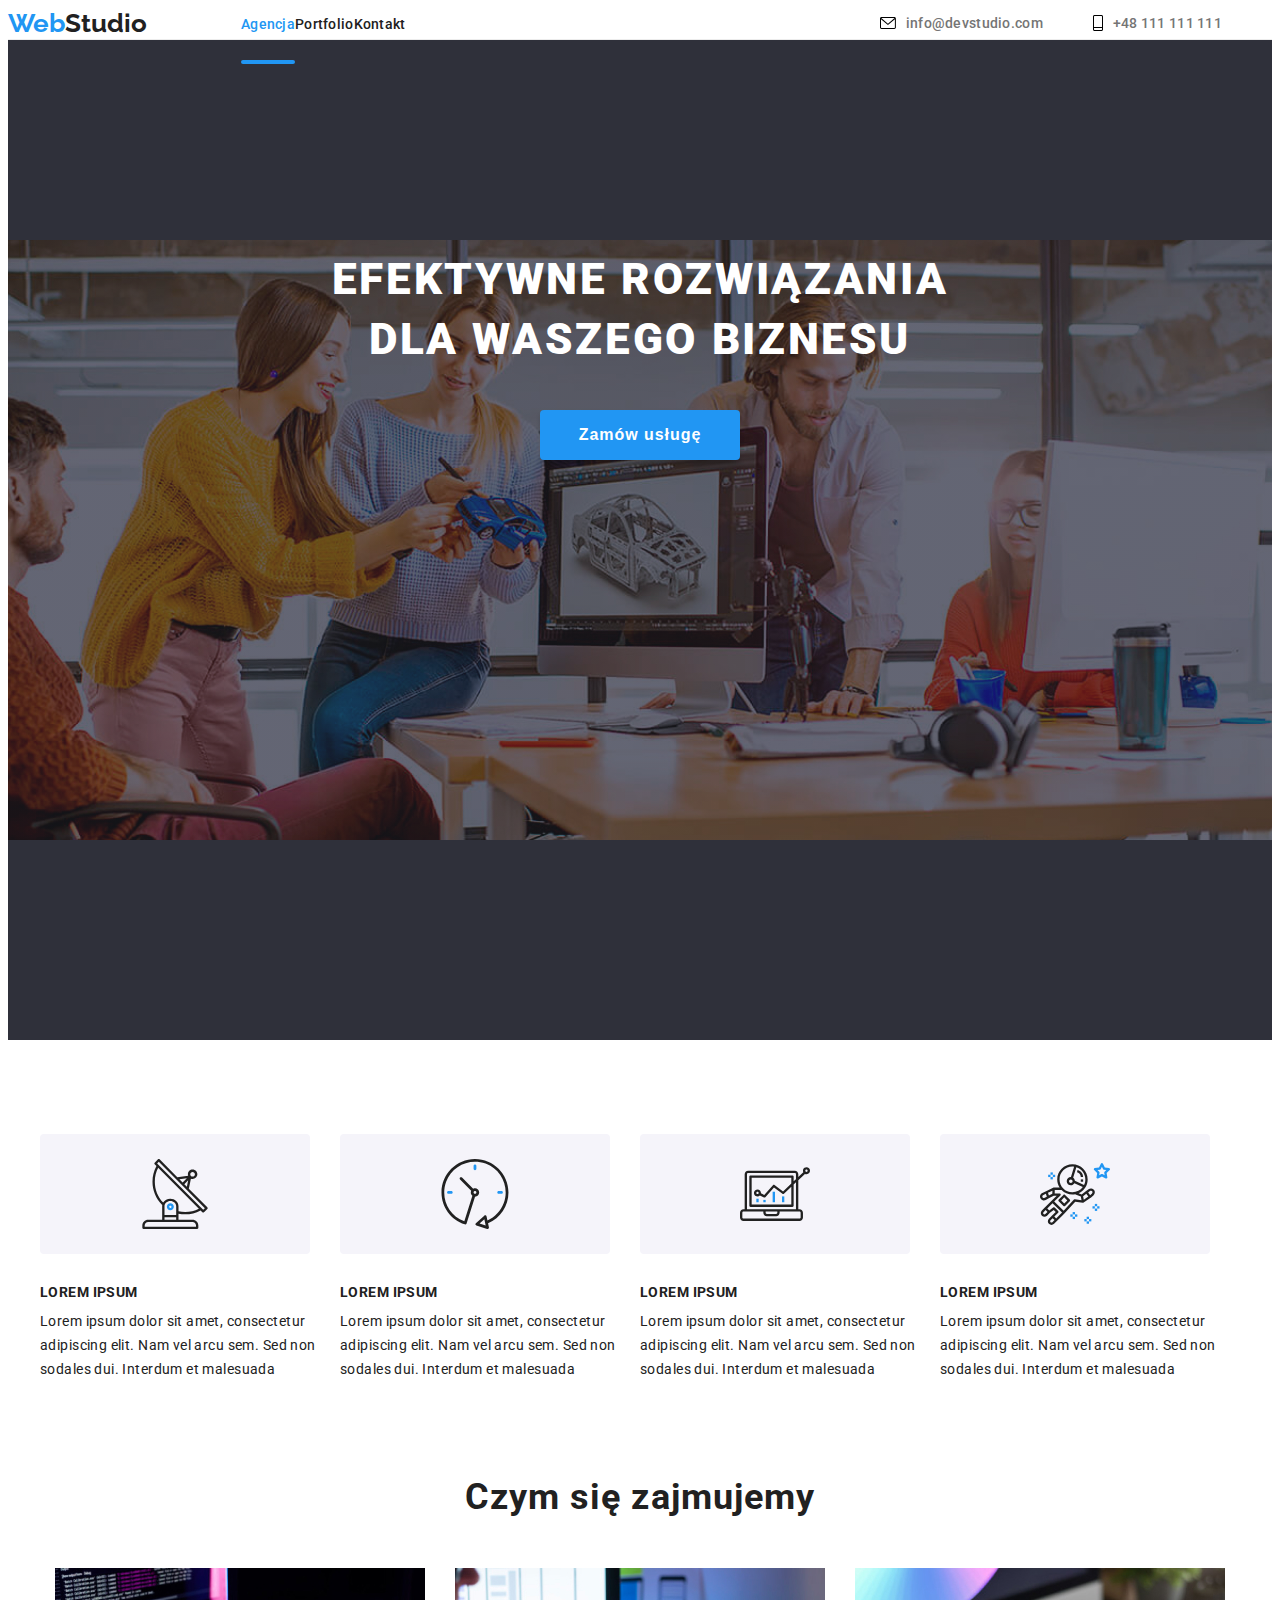
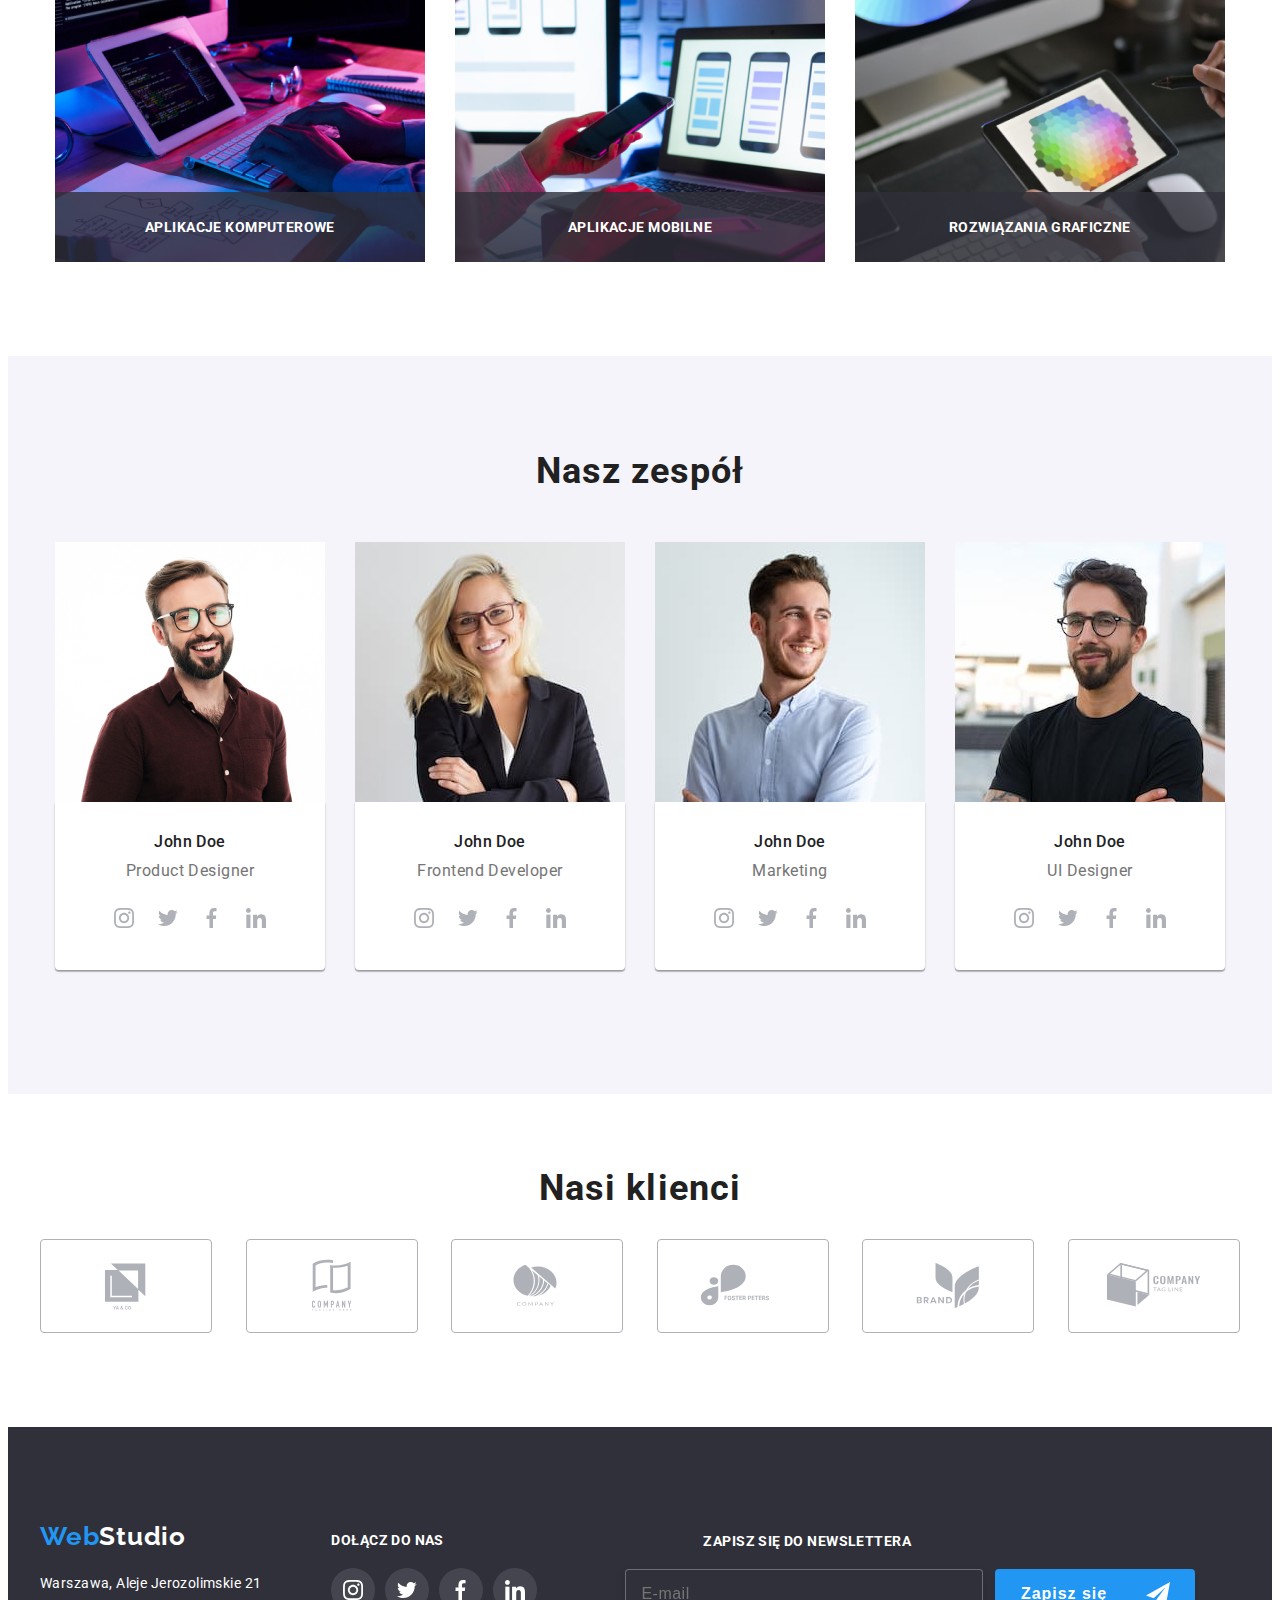
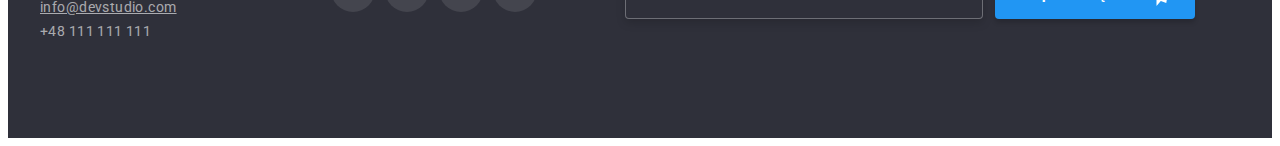
<file: index.html>
<!DOCTYPE html>
<html lang="pl">

<head>
    <meta charset="UTF-8">
    <meta http-equiv="X-UA-Compatible" content="IE=edge">
    <meta name="viewport" content="width=device-width, initial-scale=1.0">
    <link rel="stylesheet" href="https://cdnjs.cloudflare.com/ajax/libs/modern-normalize/1.0.0/modern-normalize.min.css" integrity="sha512-ISS7cAi1PEhQ8jnbJpJZMd29NlhNj4AWYyLOSp2CE/CsHxTCu+r+t0D2yoJudVrd0/8fTVPUVDzY5Tvli75u/g==" crossorigin="anonymous">
    <link rel="preconnect" href="https://fonts.googleapis.com">
    <link rel="preconnect" href="https://fonts.gstatic.com" crossorigin>
    <link href="https://fonts.googleapis.com/css2?family=Raleway:wght@700&family=Roboto:wght@400;500;700;900&display=swap" rel="stylesheet" rel="stylesheet">
    <link rel="stylesheet" href="css/styles.css" />
   
    <title>WebStudio</title>
     
</head>
<body>
<!--HEADER-->
<header class="header">
    <div class="header__container">
        <a class="header__logo logo" href="index.html"><span class="logo__lightstyle">Web</span><span class="logo__darkstyle">Studio</span></a>
            <nav class="header__navigation">
                <ul class="header__navigation__menu list">
                    <li class="header__item"> <a class="current" class="current-a" href=index.html>Agencja</a></li>
                    <li class="header__item"> <a href=portfolio.html>Portfolio</a></li>
                    <li class="header__item"> <a href=#Kontakty>Kontakt</a></li>
                </ul>
            </nav>
            <ul class="contact-list-mt list">
                <li class="contact-items">
                    <a class="header-mail-address" href="mailto:info@devstudio.com">
                        <svg class="contact-item-icons" width="16" height="12">
                            <use href="./images/icons.svg#icon-envelope"></use>
                        </svg>info@devstudio.com</a>
                </li>
                <li class="contact-items">
                    <a class="header-phone-number" href="tel:+48111111111">
                        <svg class="contact-item-icons" width="10" height="16" >
                            <use href="./images/icons.svg#icon-smartphone"></use>
                        </svg>+48 111 111 111</a>
                </li>
            </ul>
    </div>
</header>
<!--END HEADER-->
    <!--MAIN-->
        <!--HERO-->
   <main>
        <section class="hero-background">
            
            <div class="container">
                <h1 class="hero-header">EFEKTYWNE ROZWIĄZANIA<br> DLA WASZEGO BIZNESU</h1>
                    <button class="modal-btn hero-button" type="button" data-modal-open="">Zamów usługę</button>
            </div>
        </section>
        <!--END HERO-->
        <!--CONTENT-->
        <section class="content">
                <div class="container" >
                    <ul class="content-list list">
                        <li class="content-item">
                            <div class="content-icon-box">
                                <svg class="icon-box">
                                    <use href="./images/icons.svg#icon-antenna"></use>
                                </svg>
                            </div> 
                                <h3 class="item-title">LOREM IPSUM</h3>
                                <p class="content-description">Lorem ipsum dolor sit amet, consectetur adipiscing elit. 
                                Nam vel arcu sem. Sed non sodales dui. Interdum et malesuada
                                </p>
                        </li>
                        <li class="content-item">
                            <div class="content-icon-box">
                                <svg class="icon-box">
                                    <use href="./images/icons.svg#icon-clock"></use>
                                </svg>
                            </div>
                                <h3 class="item-title">LOREM IPSUM</h3> 
                                <p class="content-description">Lorem ipsum dolor sit amet, consectetur adipiscing elit. 
                                Nam vel arcu sem. Sed non sodales dui. Interdum et
                                malesuada
                                </p>
                        </li>
                        <li class="content-item">
                            <div class="content-icon-box">
                                <svg class="icon-box">
                                    <use href="./images/icons.svg#icon-diagram"></use>
                                </svg>
                            </div>
                            <h3 class="item-title">LOREM IPSUM</h3>
                            <p class="content-description">Lorem ipsum dolor sit amet, consectetur adipiscing elit. 
                            Nam vel arcu sem. Sed non sodales dui. Interdum et
                            malesuada
                            </p>
                        </li>
                        <li class="content-item">
                            <div class="content-icon-box">
                                <svg class="icon-box">
                                    <use href="./images/icons.svg#icon-astronaut"></use>
                                </svg>
                            </div>
                            <h3 class="item-title">LOREM IPSUM</h3> 
                            <p class="content-description">Lorem ipsum dolor sit amet, consectetur adipiscing elit.
                            Nam vel arcu sem. Sed non sodales dui. Interdum et
                            malesuada
                            </p>
                        </li>
                    </ul>
                </div>
        </section>
        <!--END CONTENT-->
        <!--WHAT WE DO OUR SERVICES-->
        <section class="our-services section">
            <div class="container">
                <h2 class="services-header">Czym się zajmujemy</h2>  
                    <ul class="services-list list"> 
                        <li class="services-item"><img src="./images/imgfirst.jpg" alt="Pracownik programuje" width="370" height="294">
                            <p class="services-text">Aplikacje komputerowe</p>
                        </li>
                        <li class="services-item"><img src="./images/imgsecond.jpg" alt="Pracownik sprawdza layout strony na telefonie" width="370" height="294">
                            <p class="services-text">Aplikacje mobilne</p>        
                        </li>
                        <li class="services-item"><img src="./images/imgthird.jpg" alt="Designer wybiera kolory do strony www i aplikacji mobilnej" width="370" height="294">
                            <p class="services-text">Rozwiązania graficzne</p>  
                        </li>
                    </ul> 
                </div>
        </section>
        <!--END WHAT WE DO OUR SERVICES-->
        <!--OUR TEAM-->
        <section class="our-team section">
            <div class="container">   
                <h2 class="our-team">Nasz zespół</h2>
                        <ul class="our-team-list list">
                            <li class="our-team-item"><img src="./images/imgproductd.jpg" alt="Product Designer" width="270" height="260">
                                <div class="person-square">
                                    <p class="our-team-person">John Doe</p>
                                        <!--remember h3?-->
                                    <p class="our-team-job">Product Designer</p>
                                        <ul class="our-team-social-list list">
                                            <li class="our-team-social-items">
                                                <a class="our-team-social-link" href="#">
                                                    <svg class="social-icon">
                                                        <use href="./images/icons.svg#icon-instagram"></use>
                                                    </svg>
                                                </a>
                                            </li>
                                            <li class="our-team-social-items">
                                                <a class="our-team-social-link" href="#">
                                                    <svg class="social-icon">
                                                        <use href="./images/icons.svg#icon-twitter"></use>
                                                    </svg>
                                                </a>
                                            </li>
                                            <li class="our-team-social-items">
                                                <a class="our-team-social-link" href="#">
                                                    <svg class="social-icon">
                                                        <use href="./images/icons.svg#icon-fb"></use>
                                                    </svg>
                                                </a>
                                            </li>
                                            <li class="our-team-social-items">
                                                <a class="our-team-social-link" href="#">
                                                    <svg class="social-icon">
                                                        <use href="./images/icons.svg#icon-linkedin"></use>
                                                    </svg>
                                                </a>
                                            </li>
                                        </ul>
                                </div>
                             </li>
                            <li class="our-team-item">
                                <img src="./images/imgfrontd.jpg" alt="Front End Developer" width="270" height="260">
                                    <div class="person-square">
                                        <p class="our-team-person">John Doe</p>
                                        <p class="our-team-job">Frontend Developer</p>
                                            <ul class="our-team-social-list list">
                                                <li class="our-team-social-items">
                                                    <a class="our-team-social-link" href="#">
                                                        <svg class="social-icon">
                                                            <use href="./images/icons.svg#icon-instagram"></use>
                                                        </svg>
                                                    </a>
                                                </li>
                                                <li class="our-team-social-items">
                                                    <a class="our-team-social-link" href="#"> 
                                                        <svg class="social-icon">
                                                            <use href="./images/icons.svg#icon-twitter"></use>
                                                        </svg>
                                                    </a>
                                                </li>
                                                <li class="our-team-social-items">
                                                    <a class="our-team-social-link" href="#">
                                                        <svg class="social-icon">
                                                            <use href="./images/icons.svg#icon-fb"></use>
                                                        </svg>
                                                    </a>
                                                </li>
                                                <li class="our-team-social-items">
                                                    <a class="our-team-social-link" href="#">
                                                        <svg class="social-icon">
                                                            <use href="./images/icons.svg#icon-linkedin"></use>
                                                        </svg>
                                                    </a>
                                                </li>
                                            </ul>
                                    </div>
                            </li>
                            <li class="our-team-item">
                                <img src="./images/imgmarketing.jpg" alt="Marketing" width="270" height="260">
                                    <div class="person-square">
                                        <p class="our-team-person">John Doe</p>
                                        <p class="our-team-job">Marketing</p>
                                            <ul class="our-team-social-list list">
                                                <li class="our-team-social-items">
                                                    <a class="our-team-social-link" href="#">
                                                        <svg class="social-icon">
                                                            <use href="./images/icons.svg#icon-instagram"></use>
                                                        </svg>
                                                    </a>
                                                </li>
                                                <li class="our-team-social-items">
                                                    <a class="our-team-social-link" href="#">
                                                        <svg class="social-icon">
                                                            <use href="./images/icons.svg#icon-twitter"></use>
                                                        </svg>
                                                    </a>
                                                </li>
                                                <li class="our-team-social-items">
                                                    <a class="our-team-social-link" href="#">
                                                        <svg class="social-icon">
                                                            <use href="./images/icons.svg#icon-fb"></use>
                                                        </svg>
                                                    </a>
                                                </li>
                                                <li class="our-team-social-items">
                                                    <a class="our-team-social-link" href="#">
                                                        <svg class="social-icon">
                                                            <use href="./images/icons.svg#icon-linkedin"></use>
                                                        </svg>
                                                    </a>
                                                </li>
                                            </ul>
                                    </div>
                            </li>
                            <li class="our-team-item">
                                <img src="./images/imgfour.jpg" alt="UI Designer" width="270" height="260">
                                    <div class="person-square">
                                        <p class="our-team-person">John Doe</p>
                                        <p class="our-team-job">UI Designer</p>
                                            <ul class="our-team-social-list list">
                                                <li class="our-team-social-items">
                                                    <a class="our-team-social-link" href="#">
                                                        <svg class="social-icon">
                                                            <use href="./images/icons.svg#icon-instagram"></use>
                                                        </svg>
                                                    </a>
                                                </li>
                                                <li class="our-team-social-items">
                                                    <a class="our-team-social-link" href="#">
                                                        <svg class="social-icon">
                                                            <use href="./images/icons.svg#icon-twitter"></use>
                                                        </svg>
                                                    </a>
                                                </li>
                                                <li class="our-team-social-items">
                                                    <a class="our-team-social-link" href="#">
                                                        <svg class="social-icon">
                                                            <use href="./images/icons.svg#icon-fb"></use>
                                                        </svg>
                                                    </a>
                                                </li>
                                                <li class="our-team-social-items">
                                                    <a class="our-team-social-link" href="#">
                                                        <svg class="social-icon">
                                                            <use href="./images/icons.svg#icon-linkedin"></use>
                                                        </svg>
                                                    </a>
                                                </li>
                                            </ul>
                                    </div>
                            </li>
                        </ul> 
            </div>
                    
        </section>
        <!--END OUR TEAM-->
        <section class="clients-logo section">
            <div class="container">
                <h2 class="clients-header">Nasi klienci</h2>
                <ul class="clients-list list">
                    <li class="clients-list-items">
                        <div class="clients-container-logo">
                            <svg class="clients-logo" width="106" height="60">
                                <use href="./images/icons.svg#icon-Logoone"></use>
                            </svg>
                        </div>
                    </li>
                    <li class="clients-list-item">
                        <div class="clients-container-logo">
                            <svg class="clients-logo" width="106" height="60">
                                <use href="./images/icons.svg#icon-Logotwo"></use>
                            </svg>
                        </div>
                    </li>
                    <li class="clients-list-item">
                        <div class="clients-container-logo">
                            <svg class="clients-logo" width="106" height="60">
                                <use href="./images/icons.svg#icon-Logothree"></use>
                            </svg>
                        </div>
                    </li>
                    <li class="clients-list-item">
                        <div class="clients-container-logo">
                            <svg class="clients-logo" width="106" height="60">
                                <use href="./images/icons.svg#icon-Logofour"></use>
                            </svg>
                        </div>
                    </li>
                    <li class="clients-list-item">
                        <div class="clients-container-logo">
                            <svg class="clients-logo" width="106" height="60">
                                <use href="./images/icons.svg#icon-Logofive"></use>
                            </svg>
                        </div>
                    </li>
                    <li class="clients-list-item">
                        <div class="clients-container-logo">
                            <svg class="clients-logo" width="106" height="60">
                                <use href="./images/icons.svg#icon-Logosix"></use>
                            </svg>
                        </div>
                    </li>
                </ul>


            </div>
        </section>
    </main>
    <!--END MAIN-->
    <!--FOOTER-->
    <footer class="footer section">
        <div class="container">  
            <div class="footer-data">
                <h3><a href="#index"><span class="logo-footer-blue">Web</span><span class="logo-footer-light">Studio</span></a>
                </h3>
                    <address>
                        <ul class="footer-list list">
                        <li class="item"><a class="footer-address" href="https://goo.gl/maps/imskWViYpNZ9BuhFA">Warszawa, Aleje Jerozolimskie 21</a></li>
                        <li class="item"><a class="footer-mail-address" href="mailto:info@devstudio.com">info@devstudio.com</a></li>
                        <li class="item"><a class="footer-phone-number" href="tel:+48111111111">+48 111 111 111</a></li>
                        </ul>
                    </address>
            </div>
            <div class="footer-social-data">
                <h3 class="social-media-header">Dołącz do nas</h3>
                    <ul class="social-media-list">
                        <li class="social-item">
                            <a class="social-link" href="#">
                                <svg class="social-logo" width="20" height="20">
                                <use href="./images/icons.svg#icon-instagram">
                                </use></svg></a></li>
                        <li class="social-item">
                            <a class="social-link" href="#">
                                <svg class="social-logo" width="20" height="20">
                                <use href="./images/icons.svg#icon-twitter">
                                </use></svg></a></li>
                        <li class="social-item">
                            <a class="social-link" href="#">
                            <svg class="social-logo" width="20" height="20">
                            <use href="./images/icons.svg#icon-fb">
                            </use></svg></a></li>
                        <li class="social-item">
                            <a class="social-link" href="#"> 
                            <svg class="social-logo" width="20" height="20">
                                <use href="./images/icons.svg#icon-linkedin">
                                </use></svg></a></li>
            </div>
            <div class="footer-news-data">
                <div class="footer-mail-container"> 
                    <div class="footer-newsletter">Zapisz się do newslettera</div>
                            <form action="" class="footer_mail_items">
                                <input type="email" placeholder="E-mail" class="footer-email-subscription">
                            
                                   <button type="submit" class="modal-hero-button">Zapisz się
                                      <svg class="icon-send-footer" width="24" height="24">
                                          <use href="./images/icons.svg#icon-send"></use>
                                      </svg>  
                                   </button>
                            </form>
                    </div>
                </div>
            </div>
                
    </footer>
    <!--END FOOTER-->
    <div class="backdrop is-hidden " data-modal>
        <div class="modal modal-visual">
            <button type="button" class="close-btn" data-modal-close>
                <span class="close-container">  
                    <svg class="close-modal-btn">
                        <use href="./images/icons.svg#icon-cross" width="11" height="11"></use>
                    </svg>
                </span>  
            </button>
                <h2 class="form_1-header">
                    <p class="header_form">Zostaw swoje dane w formularzu poniżej</p> 
                </h2>
                <!--FORM-->
                <form class="modal-form" name="signup_form_1" action="http://localhost:3000/posts" method="POST" autocomplete="on" novalidate>
                             
                        <label for="user_name" class="modal-label">Imię</label>
                            <span class="input-item">
                                <input id="user_name" type="text" class="input-items" name="name">
                                <svg class="modal-icon" width="12" height="12">
                                <use href="./images/icons.svg#icon-user"></use>
                            </svg>
                        </span>
                        <label for="tel_name" class="modal-label">Telefon</label>
                        <span class="input-item">
                            <input id="user_name" type="text" class="input-items" name="name">
                            <svg class="modal-icon" width="13 " height="13">
                                <use href="./images/icons.svg#icon-telephone"></use>
                            </svg>
                        </span>
                        <label for="email_name" class="modal-label">Email</label>
                        <span class="input-item">
                            <input id="user_name" type="text" class="input-items" name="name">
                            <svg class="modal-icon" width="15" height="12">
                                <use href="./images/icons.svg#icon-envelope-form"></use>
                            </svg>
                        </span>
                        <label for="user_message" class="modal-label">Komentarz</label>
                            <textarea id="user_message" class="input-items-message" name="message" rows="5" placeholder="Wprowadź tekst"></textarea>
                                <span class="input-item-message">
                                        <input type="checkbox" id="user_policy" name="policy" value="accept_policy" class="modal-policy-checker visually-hidden">
                                            <label for="user_policy" class="modal-label-message">
                                            Oświadczam, iż akceptuję <a href="#" class="modal-link">Regulamin</a> i <a href="#" class="modal-link">Politykę
                                                Prywantości</a>
                                            </label>
                                </span>
                                <button type="submit" class="modal-hero-button">Wyślij</button>

                        
             





                    
                    
                                            








                    
                


                                               
                <!--END FORM-->
                </form>
                     






 
        </div>
    </div>
    <script src="./js/modal.js"></script>
</body>
</html>
</file>
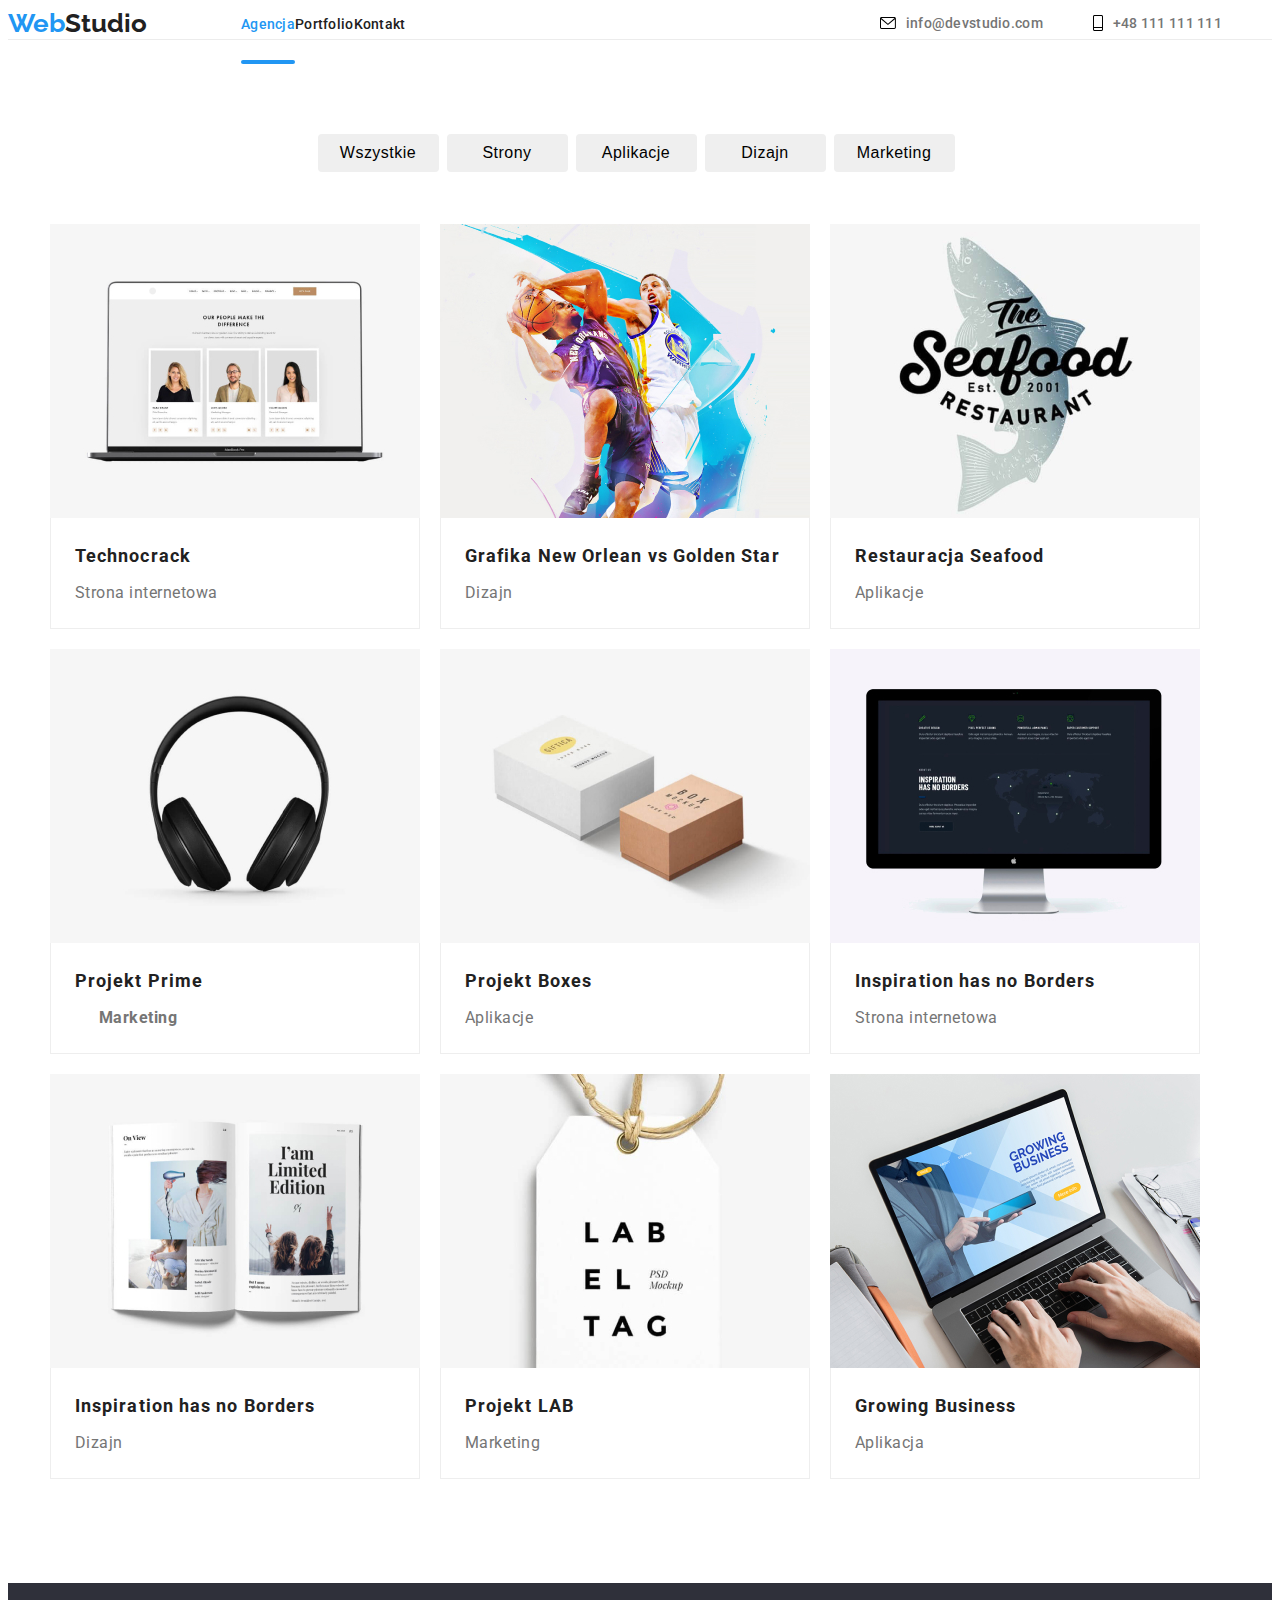
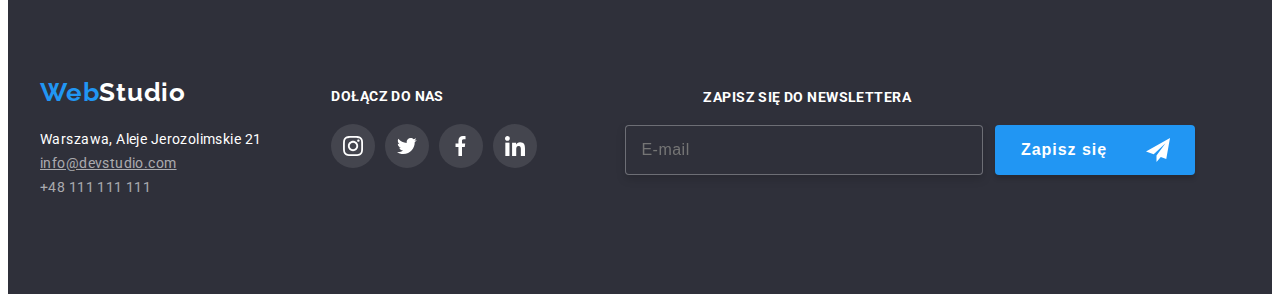
<file: portfolio.html>
<!DOCTYPE html>
<html lang="pl">
<head>
    <meta charset="UTF-8">
    <meta http-equiv="X-UA-Compatible" content="IE=edge">
    <meta name="viewport" content="width=device-width, initial-scale=1.0">
    <link rel="stylesheet" href="https://cdnjs.cloudflare.com/ajax/libs/modern-normalize/1.0.0/modern-normalize.min.css" integrity="sha512-ISS7cAi1PEhQ8jnbJpJZMd29NlhNj4AWYyLOSp2CE/CsHxTCu+r+t0D2yoJudVrd0/8fTVPUVDzY5Tvli75u/g==" crossorigin="anonymous">
    <link rel="preconnect" href="https://fonts.googleapis.com">
    <link rel="preconnect" href="https://fonts.gstatic.com" crossorigin>
    <link href="https://fonts.googleapis.com/css2?family=Raleway:wght@700&family=Roboto:wght@400;500;700;900&display=swap"
        rel="stylesheet" rel="stylesheet">
    <link rel="stylesheet" href="css/styles.css"/>
    <link rel="stylesheet" href="css/main.min.css" />
    <title>Portfolio</title>
   
</head>
<body>
    <!--HEADER NAVIGATION-->
    <header class="header">
        <div class="header__container">
            <a class="header__logo logo" href="index.html"><span class="logo__lightstyle">Web</span><span
                    class="logo__darkstyle">Studio</span></a>
            <nav class="header__navigation">
                <ul class="header__navigation__menu list">
                    <li class="header__item"> <a class="current" class="current-a" href=index.html>Agencja</a></li>
                    <li class="header__item"> <a href=portfolio.html>Portfolio</a></li>
                    <li class="header__item"> <a href=#Kontakty>Kontakt</a></li>
                </ul>
            </nav>
            <ul class="contact-list-mt list">
                <li class="contact-items">
                    <a class="header-mail-address" href="mailto:info@devstudio.com">
                        <svg class="contact-item-icons" width="16" height="12">
                            <use href="./images/icons.svg#icon-envelope"></use>
                        </svg>info@devstudio.com</a>
                </li>
                <li class="contact-items">
                    <a class="header-phone-number" href="tel:+48111111111">
                        <svg class="contact-item-icons" width="10" height="16">
                            <use href="./images/icons.svg#icon-smartphone"></use>
                        </svg>+48 111 111 111</a>
                </li>
            </ul>
        </div>
    </header>
    <!--END HEADER NAVIGATION-->
    <main>
        <!--FILTERS-->
        <section class="filters"> 
            <div class="container"> 
                <ul class="filters-list list">
                    <li><button class="filters-nav-button" type="button">Wszystkie</button></li>
                    <li><button class="filters-nav-button" type="button">Strony</button></li>
                    <li><button class="filters-nav-button" type="button">Aplikacje</button></li>
                    <li><button class="filters-nav-button" type="button">Dizajn</button></li>
                    <li><button class="filters-nav-button" type="button">Marketing</button></li>
                </ul></div>
               
        </section>
        <!-- END FILTERS-->
        <!--PORTFOLIO-->
        <section class="portfolio">
            <div class="container"> 
                <ul class="portfolio-list list"> 
                        <li class="portfolio-item">
                            <div class="portfolio-container">
                                <img src="./images/imgtechno.jpg" alt="Zdjęcia trzech pracowników" width="370" height="294">
                                    <div class="item-overlay">
                                        <p>Technocrack jest popularną platformą wykorzystywaną do rozpowszechniania koronawirusa. Firmy wykorzystują tę platformę do celów szpiegowskich i ataków na niezabezpieczone serwery konkurencji</p>
                                    </div>  
                            </div> 
                            <div class="portfolio-sub-container">
                                    <h4 class="portfolio-list-title">Technocrack</h4>
                                    <p class="portfolio-list-subtitles">Strona internetowa</p>
                            </div>    
                                   
                        </li>
                        <li class="portfolio-item">
                            <div class="portfolio-container">
                            <img src="./images/imggrafikan.jpg" alt="Dwóch koszykarzy walczy o piłkę" width="370" height="294">
                                <div class="item-overlay">
                                        <p>Technocrack jest popularną platformą wykorzystywaną do rozpowszechniania koronawirusa. Firmy wykorzystują tę
                                        platformę do celów szpiegowskich i ataków na niezabezpieczone serwery konkurencji</p>
                                </div>
                            </div>
                            <div class="portfolio-sub-container">
                                    <h4 class="portfolio-list-title">Grafika New Orlean vs Golden Star</h4>
                                    <p class="portfolio-list-subtitles">Dizajn</p>
                            </div>
                        </li>                   
                        <li class="portfolio-item">
                            <div class="portfolio-container">
                                <img src="./images/imgrestauracja.jpg" alt="Logo restauracji Seafood" width="370" height="294">
                                    <div class="item-overlay">
                                            <p>Technocrack jest popularną platformą wykorzystywaną do rozpowszechniania koronawirusa. Firmy wykorzystują tę
                                            platformę do celów szpiegowskich i ataków na niezabezpieczone serwery konkurencji</p>
                                    </div>
                            </div>
                                <div class="portfolio-sub-container">
                                    <h4 class="portfolio-list-title">Restauracja Seafood</h4>
                                    <p class="portfolio-list-subtitles">Aplikacje</p>
                                </div>
                        </li>
                    
                        <li class="portfolio-item">
                            <div class="portfolio-container">
                                <img src="./images/imgprojektprime.jpg" alt="Słuchawki" width="370" height="294">
                                    <div class="item-overlay">
                                        <p>Technocrack jest popularną platformą wykorzystywaną do rozpowszechniania koronawirusa. Firmy wykorzystują tę
                                        platformę do celów szpiegowskich i ataków na niezabezpieczone serwery konkurencji</p>
                                    </div>
                            </div>
                                <div class="portfolio-sub-container">
                                    <h4 class="portfolio-list-title">Projekt Prime</4>
                                    <p class="portfolio-list-subtitles">Marketing</p>
                                </div>
                        </li>
                        <li class="portfolio-item">
                            <div class="portfolio-container">
                                <img src="./images/imgprojektboxes.jpg" alt="Pudełka" width="370" height="294">
                                    <div class="item-overlay">
                                        <p>Technocrack jest popularną platformą wykorzystywaną do rozpowszechniania koronawirusa. Firmy wykorzystują tę
                                        platformę do celów szpiegowskich i ataków na niezabezpieczone serwery konkurencji</p>
                                    </div>
                            </div>
                                <div class="portfolio-sub-container">
                                    <h4 class="portfolio-list-title">Projekt Boxes</h4>
                                    <p class="portfolio-list-subtitles">Aplikacje</p>
                                </div>
                        </li>
                            
                        <li class="portfolio-item">
                            <div class="portfolio-container">
                                <img src="./images/imginspiration.jpg" alt="Zdjęcie monitora" width="370" height="294">
                                    <div class="item-overlay">
                                        <p>Technocrack jest popularną platformą wykorzystywaną do rozpowszechniania koronawirusa. Firmy wykorzystują tę
                                        platformę do celów szpiegowskich i ataków na niezabezpieczone serwery konkurencji</p>
                                    </div>
                            </div>
                                <div class="portfolio-sub-container">
                                    <h4 class="portfolio-list-title">Inspiration has no Borders</h4>
                                    <p class="portfolio-list-subtitles">Strona internetowa</p>
                                </div>    
                        </li>

                        <li class="portfolio-item">
                            <div class="portfolio-container">
                                <img src="./images/imgmagazyn.jpg" alt="Zawieszki Indentyfikatory" width="370" height="294">
                                    <div class="item-overlay">
                                        <p>Technocrack jest popularną platformą wykorzystywaną do rozpowszechniania koronawirusa. Firmy wykorzystują tę
                                            platformę do celów szpiegowskich i ataków na niezabezpieczone serwery konkurencji</p>
                                        
                                    </div>
                            </div>
                                <div class="portfolio-sub-container">
                                    <h4 class="portfolio-list-title">Inspiration has no Borders</h4>
                                    <p class="portfolio-list-subtitles">Dizajn</p>
                                </div>    
                        </li>
                    
                        <li class="portfolio-item">
                            <div class="portfolio-container">
                            <img src="./images/imgprojektlab.jpg" alt="Magazyn ilustrowany z limitowanej edycji" width="370" height="294">
                                <div class="item-overlay">  
                                        <p>Technocrack jest popularną platformą wykorzystywaną do rozpowszechniania koronawirusa. Firmy wykorzystują tę
                                            platformę do celów szpiegowskich i ataków na niezabezpieczone serwery konkurencji</p>
                                    
                                </div>
                            </div>
                                <div class="portfolio-sub-container">
                                    <h4 class="portfolio-list-title">Projekt LAB</h4>
                                    <p class="portfolio-list-subtitles">Marketing</p> 
                                </div>    
                        </li>
                    
                        <li class="portfolio-item">
                            <div class="portfolio-container">
                                    <img src="./images/imggrowing.jpg" alt="Pracowik pisze na laptopie" width="370" height="294">
                                    <div class="item-overlay"> 
                                        <p>Technocrack jest popularną platformą wykorzystywaną do rozpowszechniania koronawirusa. Firmy wykorzystują tę
                                            platformę do celów szpiegowskich i ataków na niezabezpieczone serwery konkurencji</p>
                                    
                                 </div>
                            </div>
                                <div class="portfolio-sub-container">
                                    <h4 class="portfolio-list-title">Growing Business</h4>
                                    <p class="portfolio-list-subtitles">Aplikacja</p>
                                </div>
                        </li>
                </ul>
            </div>    
        </section>
        <!--END PORTFOLIO-->
    </main>

    <footer class="footer section">
        <div class="container">
            <div class="footer-data">
                <h3><a href="#index"><span class="logo-footer-blue">Web</span><span
                            class="logo-footer-light">Studio</span></a>
                </h3>
                <address>
                    <ul class="footer-list list">
                        <li class="item"><a class="footer-address" href="https://goo.gl/maps/imskWViYpNZ9BuhFA">Warszawa,
                                Aleje Jerozolimskie 21</a></li>
                        <li class="item"><a class="footer-mail-address"
                                href="mailto:info@devstudio.com">info@devstudio.com</a></li>
                        <li class="item"><a class="footer-phone-number" href="tel:+48111111111">+48 111 111 111</a></li>
                    </ul>
                </address>
            </div>
            <div class="footer-social-data">
                <h3 class="social-media-header">Dołącz do nas</h3>
                <ul class="social-media-list">
                    <li class="social-item">
                        <a class="social-link" href="#">
                            <svg class="social-logo" width="20" height="20">
                                <use href="./images/icons.svg#icon-instagram">
                                </use>
                            </svg></a>
                    </li>
                    <li class="social-item">
                        <a class="social-link" href="#">
                            <svg class="social-logo" width="20" height="20">
                                <use href="./images/icons.svg#icon-twitter">
                                </use>
                            </svg></a>
                    </li>
                    <li class="social-item">
                        <a class="social-link" href="#">
                            <svg class="social-logo" width="20" height="20">
                                <use href="./images/icons.svg#icon-fb">
                                </use>
                            </svg></a>
                    </li>
                    <li class="social-item">
                        <a class="social-link" href="#">
                            <svg class="social-logo" width="20" height="20">
                                <use href="./images/icons.svg#icon-linkedin">
                                </use>
                            </svg></a>
                    </li>
            </div>
            <div class="footer-news-data">
                <div class="footer-mail-container">
                    <div class="footer-newsletter">Zapisz się do newslettera</div>
                    <form action="" class="footer_mail_items">
                        <input type="email" placeholder="E-mail" class="footer-email-subscription">
            
                        <button type="submit" class="modal-hero-button">Zapisz się
                            <svg class="icon-send-footer" width="24" height="24">
                                <use href="./images/icons.svg#icon-send"></use>
                            </svg>
                        </button>
                    </form>
                </div>
            </div>
        </div>
    </footer>
    <div class="backdrop is-hidden" data-modal>
        <div class="modal">
            <button type="button" class="close-btn" data-modal-close>x</button>
        </div>
    </div>
    <script src="./js/modal.js"></script>
</body>
</html>
</file>
<file: css/styles.css>
body {
  font-family: "Roboto", "Open Sans", sans-serif;
color: #212121;
  text-decoration: none;
  }

h1,
h2,
h3,
h4,
h5,
h6 {
  margin: 0;
  padding: 0;
}

:root {
  --main-color: #212121;
  --second-color: #2196f3;
  --third-color: #ffffff;
  --additional-color: #757575;
  --greystyle-color:  #afb1b8;
  --fourth-color: #f5f4fa; 
  --fifth-color: #2f303a;  
  --sixth-color: #ececec; 
  --seventh-color: #eeeeee;
  --eighth-color: rgba(255, 255, 255, 0.6);
  --ninth-color: 0px 3px 1px rgba(0, 0, 0, 0.1),
    0px 1px 2px rgba(0, 0, 0, 0.08), 0px 2px 2px rgba(0, 0, 0, 0.12);
  --tenth-color:  rgba(255, 255, 255, 0.1);
  --eleventh-color: rgba(0,0,0,0.1); 
 
  
  
}



ul,
ol {
  padding: 0;
  margin: 0;
}

p {
  margin: 0;
  padding: 0;
}

img {
  display: block;
}

.list {
  list-style: none;
}
.link {
  text-decoration: none;
}



.container {
  max-width: 1200px;
  min-height: 80px;
  padding: 0 15px;
  margin: 0 auto;
}

.section {
  padding-top: 94px;
  padding-bottom: 94px;
}

a {
  text-decoration: inherit;
  cursor: pointer;
  color: inherit;
}



ul {
  list-style-type: none;
}

 

/*========== HEADER LOGO ==========*/
/*logo-nav-web */
.logo {
  font-family: "Raleway", sans-serif;
  font-weight: 700;
  font-size: 26px;
  line-height: 1.192;
  color: var(--main-color);
  text-decoration: none;
  margin-right: 94px; 
}
.logo:hover,
.logo:focus {
  cursor: pointer;
}

.logo__lightstyle {
  color: var(--second-color);
  text-decoration: none;
}

/*.logo-nav*/
.logo__darkstyle {
  color: var(--main-color);
}

.logo__darkstyle:hover,
.logo__darkstyle:focus {
  cursor: pointer;
}

/*========== END LOGO ==========*/

/*========== HEADER NAVIGATION ==========*/



/*.header .container
 .header .container {
  display: flex;
  align-items: center;
  border-bottom: 1px solid; 
  width: 100%;  
  color: var(--sixth-color); 

}*/ 

.header__container {
  display: flex;
  align-items: center;
  border-bottom: 1px solid; 
  width: 100%;  
  color: var(--sixth-color); 
}

/*.navigation {
  display: flex;
  align-items: center;
}*/
.header__navigation {
  display: flex;
  align-items: center;
}


/*.navigation-menu {
  
  list-style-type: none;
  display: flex;
}*/
.header__navigation__menu {
  list-style-type: none;
  display: flex;

}
 
/*.navigation-item {
   
  font-weight: 500;
  font-size: 14px;
  line-height: 1.142;
  letter-spacing: 0.02em;
  display: flex;
  color: var(--main-color);
} */

.header__item {
   font-weight: 500;
  font-size: 14px;
  line-height: 1.142;
  letter-spacing: 0.02em;
  display: flex;
  color: var(--main-color);

}



.navigation-item:hover,
.navigation-item:focus {
     
  cursor: pointer;
  color: var(--second-color);
   
 
}

/*
.navigation-menu .navigation-item:not(last-child) {
  margin-right: 46px;
} 

*/
 .header__navigation__menu .header__navigation__menu:not(last-child) {
  margin-right: 46px;
} 


.contact-list-mt {
  display: flex;
  align-items: center;
  margin-left: auto;
}

.contact-items:not(last-child) {
  margin-right: 50px;
}



.current {
  position: relative; 
  display: block; 
  color: var(--second-color);
}

/* .current:after {
  position: relative; 
  display: block; 
  content: "";
  width: 53px;
  height: 4px;
  margin-bottom: 30px;  
  background-color: #2196F3;
  border-radius: 2px;
} */

.current:after {
  content: "";
  position: absolute; 
  left: 0; 
  bottom: -33px; 
  width: 100%;
  height: 4px;
  border-radius: 2px;
  background-color: var(--second-color);
  
     
}

 .current-a {

  cursor: pointer;
  color: var(--second-color);
  transition-duration: 250ms;
  transition-timing-function: cubic-bezier(0.4, 0, 0.2, 1);
}

 
/* .current:hover:after {
  width: 100%; 
 
}
.current:hover:after {
  width: 100%; 
   
 
}
 */

/*========== NAV PHONE AND MAIL/ SOCIAL ICONS ==========*/

.header-phone-number {
  display: flex;
  align-items: center;
  font-weight: 500;
  font-size: 14px;
  line-height: 1.142;
  letter-spacing: 0.02em;
  margin-left: auto;
  color: var(--additional-color);
}

.header-mail-address {
  display: flex;
  align-items: center;
  font-style: normal;
  font-weight: 500;
  font-size: 14px;
  line-height: 1.142;
  letter-spacing: 0.02em;
  margin-left: auto;
  color: var(--additional-color);
}

/* sprawdź    */
.contact-item-icons {
   
  margin-right: 10px;
}


.header-mail-address:hover,
.header-mail-address:focus {
  fill: var(--second-color);
  color: var(--second-color);
  cursor: pointer;
}

.header-phone-number:hover,
.header-phone-number:focus {
  fill: var(--second-color);
  color: var(--second-color);
  cursor: pointer;
}

/*========== END NAV PHONE AND MAIL/ SOCIAL ICONS ==========*/

/*========== END HEADER NAVIGATION ==========*/

/*========== HERO ==========*/

.hero-background {
  /*max-width: 1600px;*/
  height: 600px;
  background-image: linear-gradient(
      rgba(47, 48, 58, 0.4),
      rgba(47, 48, 58, 0.4)
    ),
    url("../images/imgstaffo.jpg");
  background-repeat: no-repeat; 
  padding: 200px 0px;
  background-position: center; 
  background-color: var(--fifth-color);
  margin-bottom: 94px;
}

.hero-background .container {
  display: flex;
  flex-direction: column;
  justify-content: center;
  align-items: center;
}

.hero-header {
  padding: 10px 41px;  
  font-weight: 900;
  line-height: 1.363;
  letter-spacing: 0.06em;
  text-align: center;
  font-size: 44px;
  color: var(--third-color);
}

.hero-button {
  width: 200px;
  height: 50px; 
  font-size: 16px;
  font-weight: 700;
  line-height: 1.875;
  text-align: center;
  letter-spacing: 0.06em;
  margin-top: 30px;
  color: var(--third-color);
  background-color: var(--second-color);
  box-shadow: 0px 4px 4px rgba(0, 0, 0, 0.15);
  border-radius: 4px;
  border: 0px;
}

.hero-button:hover,
.hero-button:focus {
  cursor: pointer;
  color: var(--main-color);
}



/*========== COMPONENTS ----> CONTAINS ALL COMPONENTS ==========*/

/*========== FILTERS ==========*/

.filters {
  padding-top: 94px;
}

.filters-nav-button {
  font-weight: 500;
  font-size: 16px;
  line-height: 1.625;
  letter-spacing: 0.03em;
  width: 121px;
  height: 38px;
  margin-right: 8px;
  padding: 6px 22px;    
  border-radius: 4px;
  cursor: pointer;
  border-style: none; 
}

.filters-nav-button:hover {
  background-color: var(--second-color);
  box-shadow: var(--ninth-color);
  color: var(--third-color);
  cursor: pointer; 
}

.container .filters-list {
  display: flex;
  justify-content: center;
  align-items: center;
  margin-bottom: 50px;
}

/*==========END FILTR==========*/

/*==========END COMPONENTS==========*/

/*==========CONTENT ==========*/

.content-icon-box {
  display: flex;
  align-items: center;
  justify-content: center;
  width: 270px;
  height: 120px;
  margin-bottom: 30px;
  background-color: var(--fourth-color);
  border-radius: 4px;
}

.icon-box {
  width: 70px;
  height: 70px;
}

.container .content-list {
  display: flex;
  justify-content: center;
}

.content h3 {
  font-weight: 700;
  font-size: 14px;
  line-height: 1.142;
  padding-bottom: 10px;
  letter-spacing: 0.03em;
  text-transform: uppercase;
  color: var(--main-color);
}

.content p {
  font-size: 14px;
  line-height: 1.714;
  letter-spacing: 0.03em;
}

/*========== OUR SERVICES =========*/
/*
.container .services-list {

  display: flex;   
  flex-direction: column;
  justify-content: center;
  align-items: center;
}
*/
.our-services h2 {
  font-weight: 700;
  font-size: 36px;
  margin-bottom: 50px;
  line-height: 1.167;
  text-align: center;
  letter-spacing: 0.03em;
  color: var(--main-color);
}



.container .services-list {
  display: flex;
  justify-content: center;
}

.services-list .services-item {
  margin: 0 15px;
  position: relative; 
}

.services-item .services-text {
  position: absolute; 
  display: flex; 
  align-items: center; 
  justify-content: center; 
  width: 100%;
  height: 70px;
  left: 0%;
  bottom: 0%; 
  font-weight: 700;
  font-size: 14px;
  line-height: 1.143;
  text-align: center;
  letter-spacing: 0.03em;
  text-transform: uppercase;  
  color: var(--third-color);
  background-color: rgba(47, 48, 58, 0.8);


}

/*========== END OUR SERVICES ==========*/

/*========== OUR TEEM ==========*/

.our-team {
  background-color: var(--fourth-color);
}

.our-team h2 {
  font-weight: 700;
  font-size: 36px;
  /*margin-bottom: 40px;*/
  line-height: 1.167;
  text-align: center;
  letter-spacing: 0.03em;
  color: var(--main-color);
}

.container .our-team-list {
  display: flex;
}

.our-team-item {
  margin: 50px 15px 0px;
}


.our-team-person {
  font-size: 16px;
  line-height: 1.1875;
  text-align: center;
  letter-spacing: 0.03em;
  font-weight: 500;
  padding-top: 30px;
  margin-bottom: 10px;
  color: var(--main-color);
}

.our-team-job {
  font-size: 16px;
  line-height: 1.1875;
  text-align: center;
  letter-spacing: 0.03em;
  color: var(--additional-color);
}

.person-square {
  background-color: var(--third-color);
  box-shadow: 0px 1px 3px rgba(0, 0, 0, 0.12), 0px 1px 1px rgba(0, 0, 0, 0.14),
    0px 2px 1px rgba(0, 0, 0, 0.2);
  border-radius: 0px 0px 4px 4px;
  margin-bottom: 30px;
}

 
.our-team-social-list {
  display: flex;
  justify-content: center;
  align-items: center;
  margin-top: 16px;
  padding-bottom: 30px;
}

.social-icon {
  width: 20px;
  height: 20px;
}

.our-team-social-items {
  fill: var(--greystyle-color); 

}


.our-team-social-link {
  display: flex;
  justify-content: space-around;
  align-items: center;
  width: 44px;
  height: 44px;
  border-radius: 50%;
}


.our-team-social-items:hover .our-team-social-link,
.our-team-social-items:focus .our-team-social-link
{
  background-color: var(--second-color);
  fill: #ffffff;
  color: #ffffff;
   
  

}
 

/*========== END OUR TEEM ==========*/

/*========== PORTFOLIO ==========*/
.portfolio {
  padding-bottom: 94px;
}

.portfolio-list {
  list-style: none;
  display: flex;
  flex-flow: row wrap;
}

 
.portfolio-sub-container {
  
  border-left: 1px solid var(--seventh-color);
  border-right: 1px solid var(--seventh-color);
  border-bottom: 1px solid var(--seventh-color);

}



.portfolio-list-title {
  font-weight: 700;
  font-size: 18px;
  line-height: 2;
  letter-spacing: 0.06em;
  padding-top: 20px;
  padding-right: 24px;
   padding-left: 24px; 
  color: var(--main-color);
}

 
.portfolio-list-subtitles {
   font-size: 16px;
  line-height: 1.875;
  letter-spacing: 0.03em;
  color: var(--additional-color);
  padding: 4px 24px 20px 24px; 

}

.portfolio .portfolio-item {
  margin: 10px;
   
  
}
 

.portfolio-list .portfolio-item:hover,
.portfolio-list .portfolio-item:focus  {

  background-color: #FFFFFF;
  box-sizing: border-box;
  box-shadow: 0px 1px 1px rgba(0, 0, 0, 0.12), 0px 4px 4px rgba(0, 0, 0, 0.06), 1px 4px 6px rgba(0, 0, 0, 0.16);
}


.portfolio-container {
  position: relative;
  overflow: hidden;
   
}

.item-overlay{
  position: absolute;
  top: 0;
  left: 0; 
  width: 100%;
  height: 100%; 
  transform: translateY(100%); 
  transition-duration: 250ms;
  transition-timing-function: cubic-bezier(0.4, 0, 0.2, 1);
  background-color: rgba(33, 150, 243, 0.9); 
  font-size: 18px;
  line-height: 1.555;
  letter-spacing: 0.03em;
  padding: 49px 45px 49px 24px; 
  color: var(--third-color); 


}

 
.portfolio-item:hover .item-overlay,
.portfolio-item:focus .item-overlay,
.portfolio-item:hover .item-overlay,
.portfolio-item:focus .item-overlay
  {
  
  transform: translateY(0); 

}

 



.portfolio-item .item-overlay:hover,
.portfolio-item .item-overlay:focus {
    
  box-shadow: 0px 1px 1px rgba(0, 0, 0, 0.12), 0px 4px 4px rgba(0, 0, 0, 0.06),
    1px 4px 6px rgba(0, 0, 0, 0.16);
  }






/*========== END PORTFOLIO ==========*/

/*========== CLIENTS ==========*/

.clients-logo {
  fill: var(--greystyle-color);
}

.clients-logo h2 {
  text-align: center;
  padding-bottom: 50px;
  font-weight: bold;
  font-size: 36px;
  line-height: 1.166px;
  letter-spacing: 0.03em;
}

.clients-list {
  display: flex;
  align-items: center;
  justify-content: space-between;
}

.clients-container-logo {
  display: flex;
  align-items: center;
  justify-content: center;
  width: 170px;
  height: 92px;
  border-style: solid;
  border-width: 1px;
  border-color: #afb1b8;
  border-radius: 4px;
}

.clients-container-logo:hover,
.clients-container-logo:focus
 { 
  border-color: #2196f3;
  cursor: pointer; 
}

.clients-container-logo:hover > .clients-logo,
.clients-container-logo:focus > .clients-logo {
  fill: var(--second-color);
  cursor: pointer;
   
}

/*========== END CLIENTS ==========*/

/*========== FOOTER ==========*/

.footer {
  background-color: var(--fifth-color);
}

.footer-social-data {
  padding-left: 70px;
  margin-bottom: 20px;
  padding-top: 11px;
}

.footer .container {
  display: flex;
}

.footer .item:first-child {
  margin-top: 20px;
}

.footer-address {
  font-weight: normal;
  font-size: 14px;
  line-height: 1.714;
  letter-spacing: 0.03em;
  font-style: normal;
  color: var(--third-color);
}

.footer-mail-address {
  font-size: 14px;
  line-height: 1.714;
  letter-spacing: 0.03em;
  text-decoration-line: underline;
  font-style: normal;
  color: var(--eighth-color);
  cursor: pointer;
}

.logo-footer-blue {
  font-family: "Raleway", sans-serif;
  font-weight: bold;
  font-size: 26px;
  line-height: 1.192;
  letter-spacing: 0.03em;
  color: var(--second-color);
  cursor: pointer;
}

.logo-footer-light {
  font-family: "Raleway", sans-serif;
  font-weight: bold;
  font-size: 26px;
  line-height: 1.192;
  letter-spacing: 0.03em;
  font-style: normal;
  color: var(--third-color);
  cursor: pointer;
}

.footer-phone-number {
  font-size: 14px;
  line-height: 1.714;
  letter-spacing: 0.03em;
  font-style: normal;
  color: var(--eighth-color);
  cursor: pointer;
}

.footer-address:hover,
.footer-address:focus {
  color: var(--second-color);
  cursor: pointer;
}

.footer-mail-address:hover,
.footer-mail-address:focus {
  color: var(--second-color);
  cursor: pointer;
}

.footer-phone-number:hover,
.footer-phone-number:focus {
  color: var(--second-color);
  cursor: pointer;
}

.social-media-header {
  font-weight: 700;
  font-size: 14px;
  line-height: 1.142;
  letter-spacing: 0.03em;
  text-transform: uppercase;
  color: var(--third-color);
}

.social-media-list {
  display: flex;
  justify-content: space-around;
  align-items: center;
  padding-top: 20px;
}

.social-logo {
  fill: var(--third-color);
}

.footer-social-data .social-link:hover,
.footer-social-data .social-link:focus {

  fill: #2196f3;
  color: #2196f3;
  background-color: #2196f3;
}


.social-link {
  display: flex;
  justify-content: center;
  align-items: center;
  width: 44px;
  height: 44px;
  border-radius: 50%;
  background-color: var(--tenth-color);
  margin-right: 10px;
}

/*========== FOOTER NEWSLETTER ==========*/

 

.footer-newsletter {
   
  padding-left: 78px; 
  margin-top: 12px; 
  font-weight: 700;
  font-size: 14px;
  line-height: 1.143;
  letter-spacing: 0.03em;
  text-transform: uppercase;
  color: #FFFFFF;
}

.footer-mail-container {
   
  padding-left: 78px; 
    
}

.footer_mail_items {

 display: flex; 
 align-items: center; 
 justify-content: center;

}

.footer-email-subscription {

  width: 358px;
  height: 50px;
  border: 1px solid rgba(255, 255, 255, 0.3);
  box-sizing: border-box;
  filter: drop-shadow(0px 4px 4px rgba(0, 0, 0, 0.15));
  border-radius: 4px;
  background-color: #2F303A;
  font-size: 16px;
  line-height: 20px;
  letter-spacing: 0.03em;
  padding-left: 15px; 
  margin-top: 20px; 
  margin-right: 12px; 
  color: rgba(255, 255, 255, 0.6);

}



/*========== END FOOTER NEWSLETTER ==========*/
/*========== END FOOTER ==========*/

/*========== MODAL WINDOW ==========*/

 .backdrop {
    position: fixed; 
    left: 0;
    top: 0; 
    width: 100%;
    height: 100%;
    background-color: rgba(0,0,0,0.1);

}

.modal {
	position: absolute;
	top: 50%;
	left: 50%;
	transform: translate(-50%,-50%) scale(1);
	 
  padding: 40px;  
	min-height: 581px;
	background-color: #ffffff; 
  transition: transform 1s ease-out;
  box-shadow: 0px 1px 3px rgba(0, 0, 0, 0.12), 0px 1px 1px rgba(0, 0, 0, 0.14), 0px 2px 1px rgba(0, 0, 0, 0.2);
  border-radius: 4px; 

}
 
.is-hidden .modal {
 /*transform: scale(0.8);*/
  transform: translate(-50%,-200%);
}
 
.is-hidden {
	
	opacity: 0;
	visibility: hidden; 
	pointer-events: none; 

}
 
.close-btn {

	position: absolute;
	top: 8px;
	right: 8px;
	width: 30px;
	height: 30px;
	background-color: #fff;
	border: 1px solid;
  border-color: var(--border-close-button);
	border-radius: 50%;
	cursor: pointer; 

}

.close-modal-btn {
  position: absolute;
  left: 9px; 
  top: 9px; 
}

/*========== MODAL WINDOW FORM, LABELS, INPUT ==========*/
.modal-form {
  display: flex; 
  flex-direction: column;

}
.header_form {
  font-weight: 700;
  font-size: 20px;
  line-height: 1.15;
  text-align: center;
  letter-spacing: 0.03em;
  color: var(--main-color); 

}

.input-item {
  position: relative; 
   

}
 
.input-items {
    
    width: 100%;
    padding: 12px 42px; 
    border: 1px solid rgba(33, 33, 33, 0.2);
    border-radius: 4px;
    
     
   
}

.input-items:hover, 
.input-items:focus  {
   outline: none;   
   fill: var(--second-color);   
   color: var(--second-color); 
   border: 1px solid #2196F3;
   box-sizing: border-box;
   border-radius: 4px;
   transition-property: fill;
   transition-duration: 250ms;
   transition-timing-function: cubic-bezier(0.4, 0, 0.2, 1);
   
}
  
.input-item:hover + .modal-icon,  
.input-item:focus + .modal-icon

  {


   fill: var(--second-color);    
   color: var(--second-color); 
   transition-property: fill;
   transition-duration: 250ms;
   transition-timing-function: cubic-bezier(0.4, 0, 0.2, 1);
   
}

#user_name:focus + .modal-icon {

  fill: var(--second-color);    
   color: var(--second-color); 

}

 
.input-items-message {
    width: 100%;
    padding: 16px; 
    font-size: 12px;
    line-height: 1.166;
    letter-spacing: 0.01em;
    outline: none;
    color: rgba(117, 117, 117, 0.5);  
    border: 1px solid rgba(33, 33, 33, 0.2);
    box-sizing: border-box;
    border-radius: 4px;
    transition-property: fill;
    transition-duration: 250ms;
    transition-timing-function: cubic-bezier(0.4, 0, 0.2, 1);
         
} 

.input-items-message:hover,
.input-items-message:focus
   {
     
    fill: var(--second-color);   
    border: 1px solid #2196F3;
     
}

 .input-item-message {

   padding-top: 20px; 

} 

.modal-icon {
  position: absolute;
  top: 14px;
  left: 15px;
  }

 

.modal-label {
  
  font-size: 12px;
  line-height: 1.666;
  letter-spacing: 0.01em;
  color: var(--additional-color);
  margin-top: 10px;
  margin-bottom: 4px;  

}
 
.modal-link {

  color: var(--second-color); 

}

.modal-label-message {
  position: relative;   
  font-size: 14px;
  line-height: 1.714;
  letter-spacing: 0.03em;
  color: var(--additional-color);
  margin-bottom: 30px;
  padding-left: 8px; 


}

.modal-label-message::before { 
    display: inline-block;
    vertical-align: middle;
    appearance: none; 
    content: "";
    height: 15px;
    width: 16px;
    margin-right: 8px; 
    border: 3px solid;
    border-radius: 3px;
    border-color:var(--main-color); 
  
  }


.modal-policy-checker:checked + .modal-label-message::before {

  background-color: var(--second-color);
  border-radius: 3px solid #fff;
  background-image: url("../images/rectangle_check.svg");
  border: none; 
  background-repeat: no-repeat;
  background-position: center;

}



.icon-send-footer {
  
  fill: var(--third-color);
}

.modal-hero-button {
  display: flex;
  justify-content: space-around;
  align-items: center; 
  margin-left: auto;
  margin-right: auto;    
  margin-top: 20px; 
  width: 200px;
  height: 50px;
  font-weight: 700;
  font-size: 16px;
  line-height: 1.876;
  letter-spacing: 0.06em;
  text-align: center;
  color: #FFFFFF;
  background-color: var(--second-color);
  box-shadow: 0px 4px 4px rgba(0, 0, 0, 0.15);
  border-radius: 4px;
  border-style: none;
  cursor: pointer; 
  transition-duration: 250ms;
  transition-timing-function: cubic-bezier(0.4, 0, 0.2, 1);
 

}

/*========== END MODAL WINDOW FORM, LABELS, INPUT ==========*/




 

 
 
 
 



 

/*========== END MODAL WINDOW ==========*/
</file>
<file: css/main.min.css>
.visually-hidden{appearance:none}body{font-family:"Roboto", "Open Sans", sans-serif;color:#212121;text-decoration:none}
/*# sourceMappingURL=main.min.css.map */
</file>
